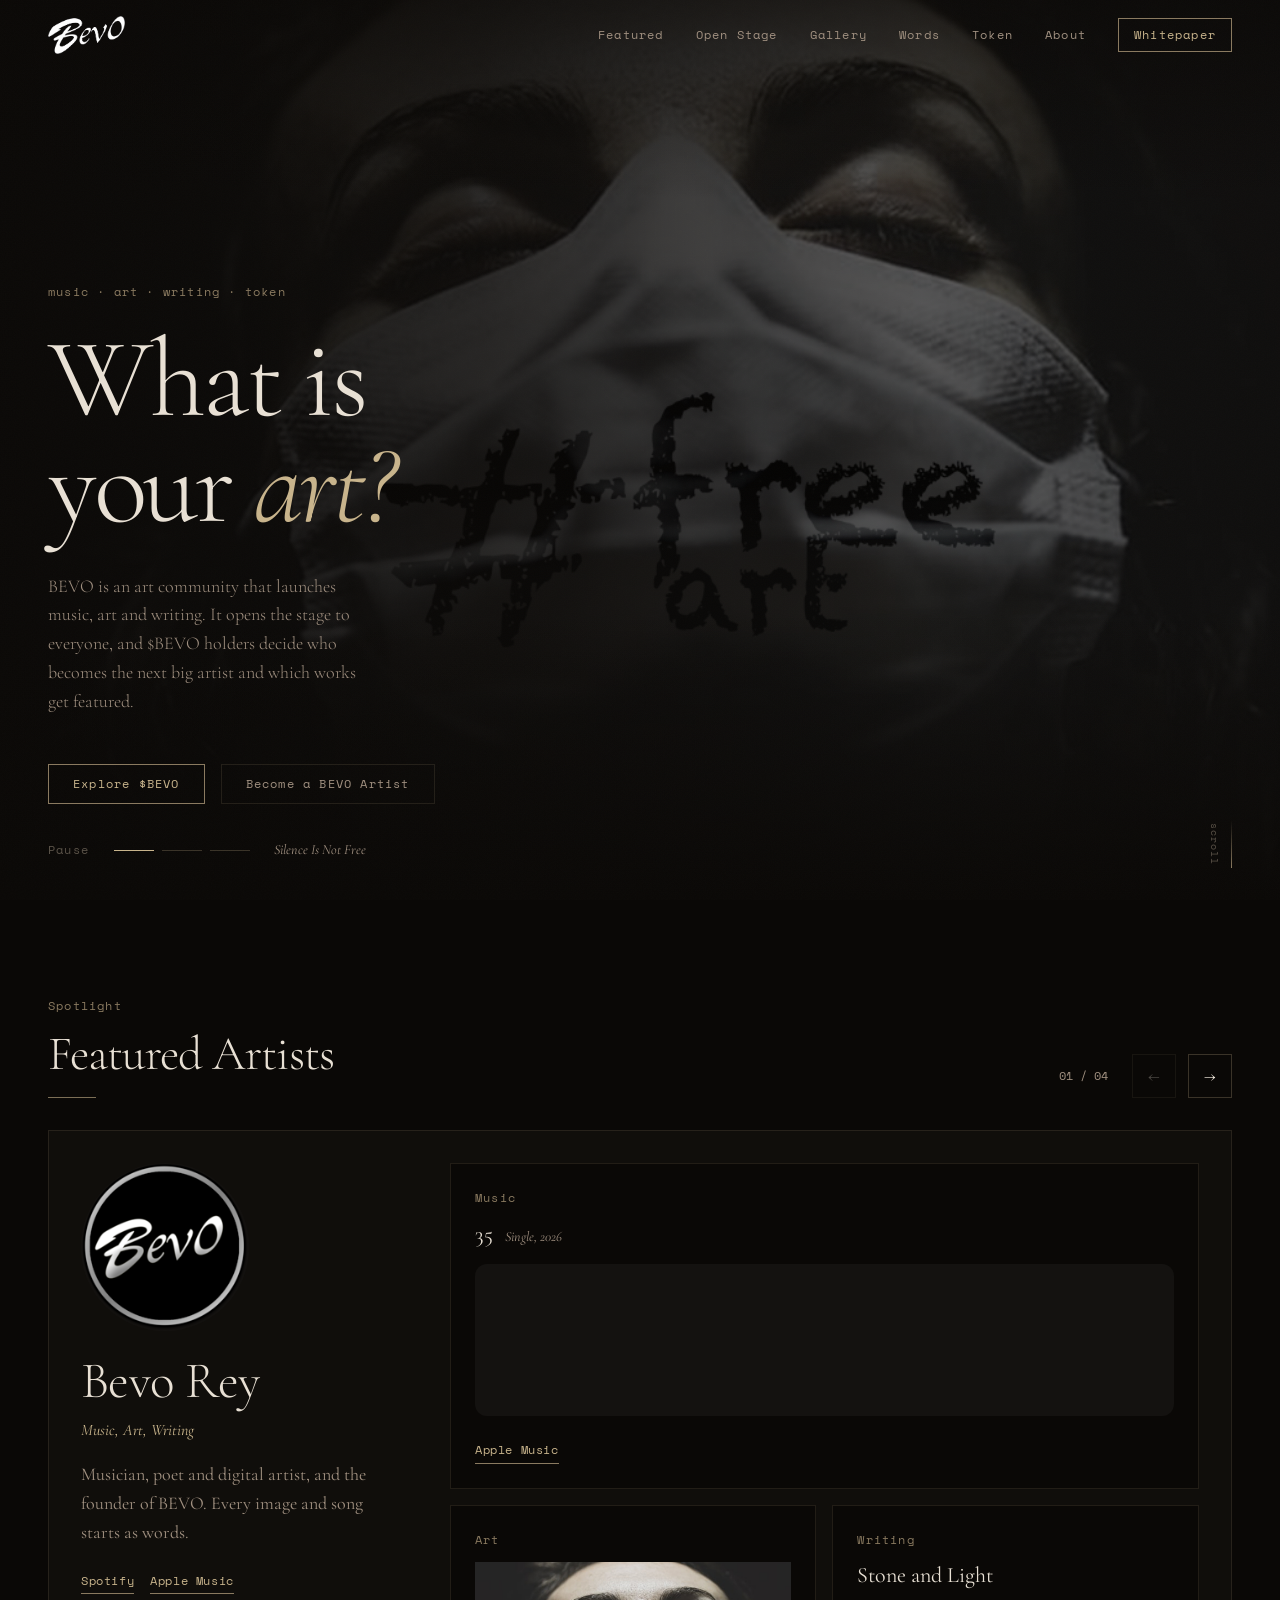
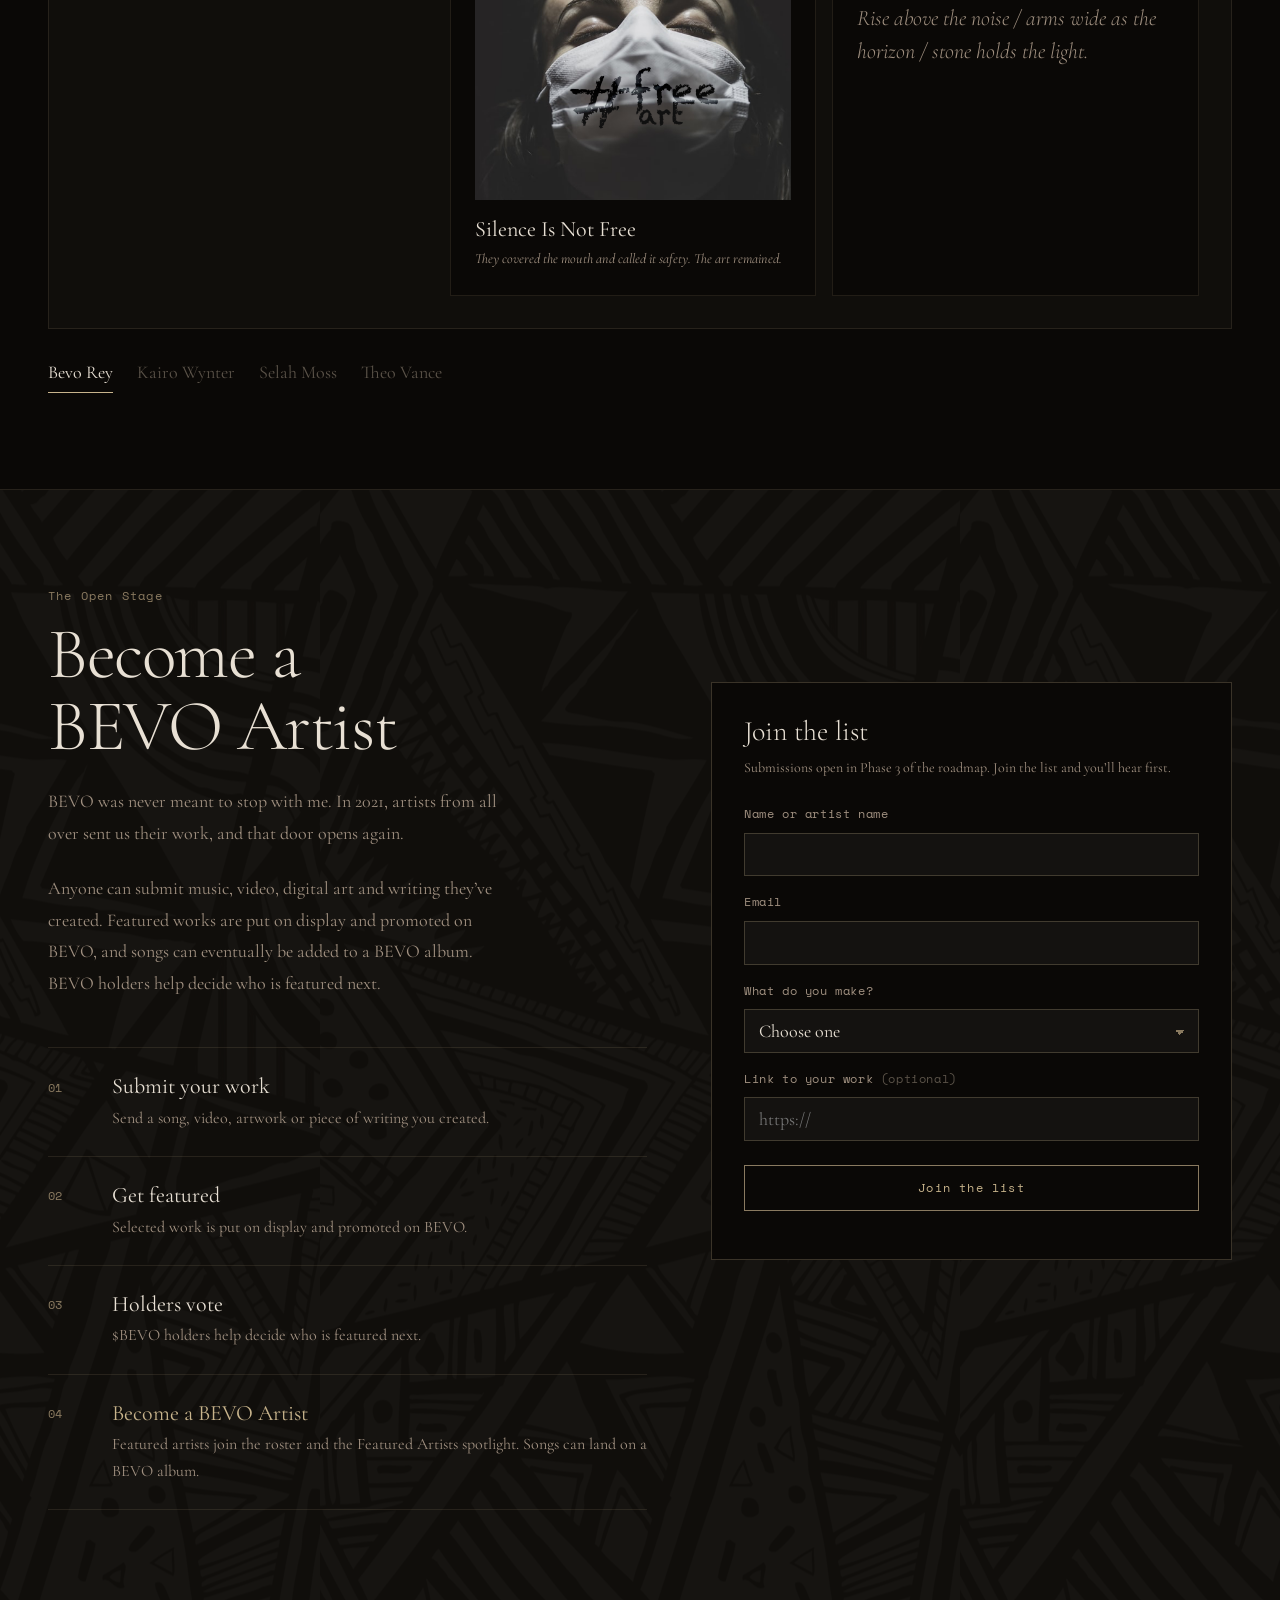
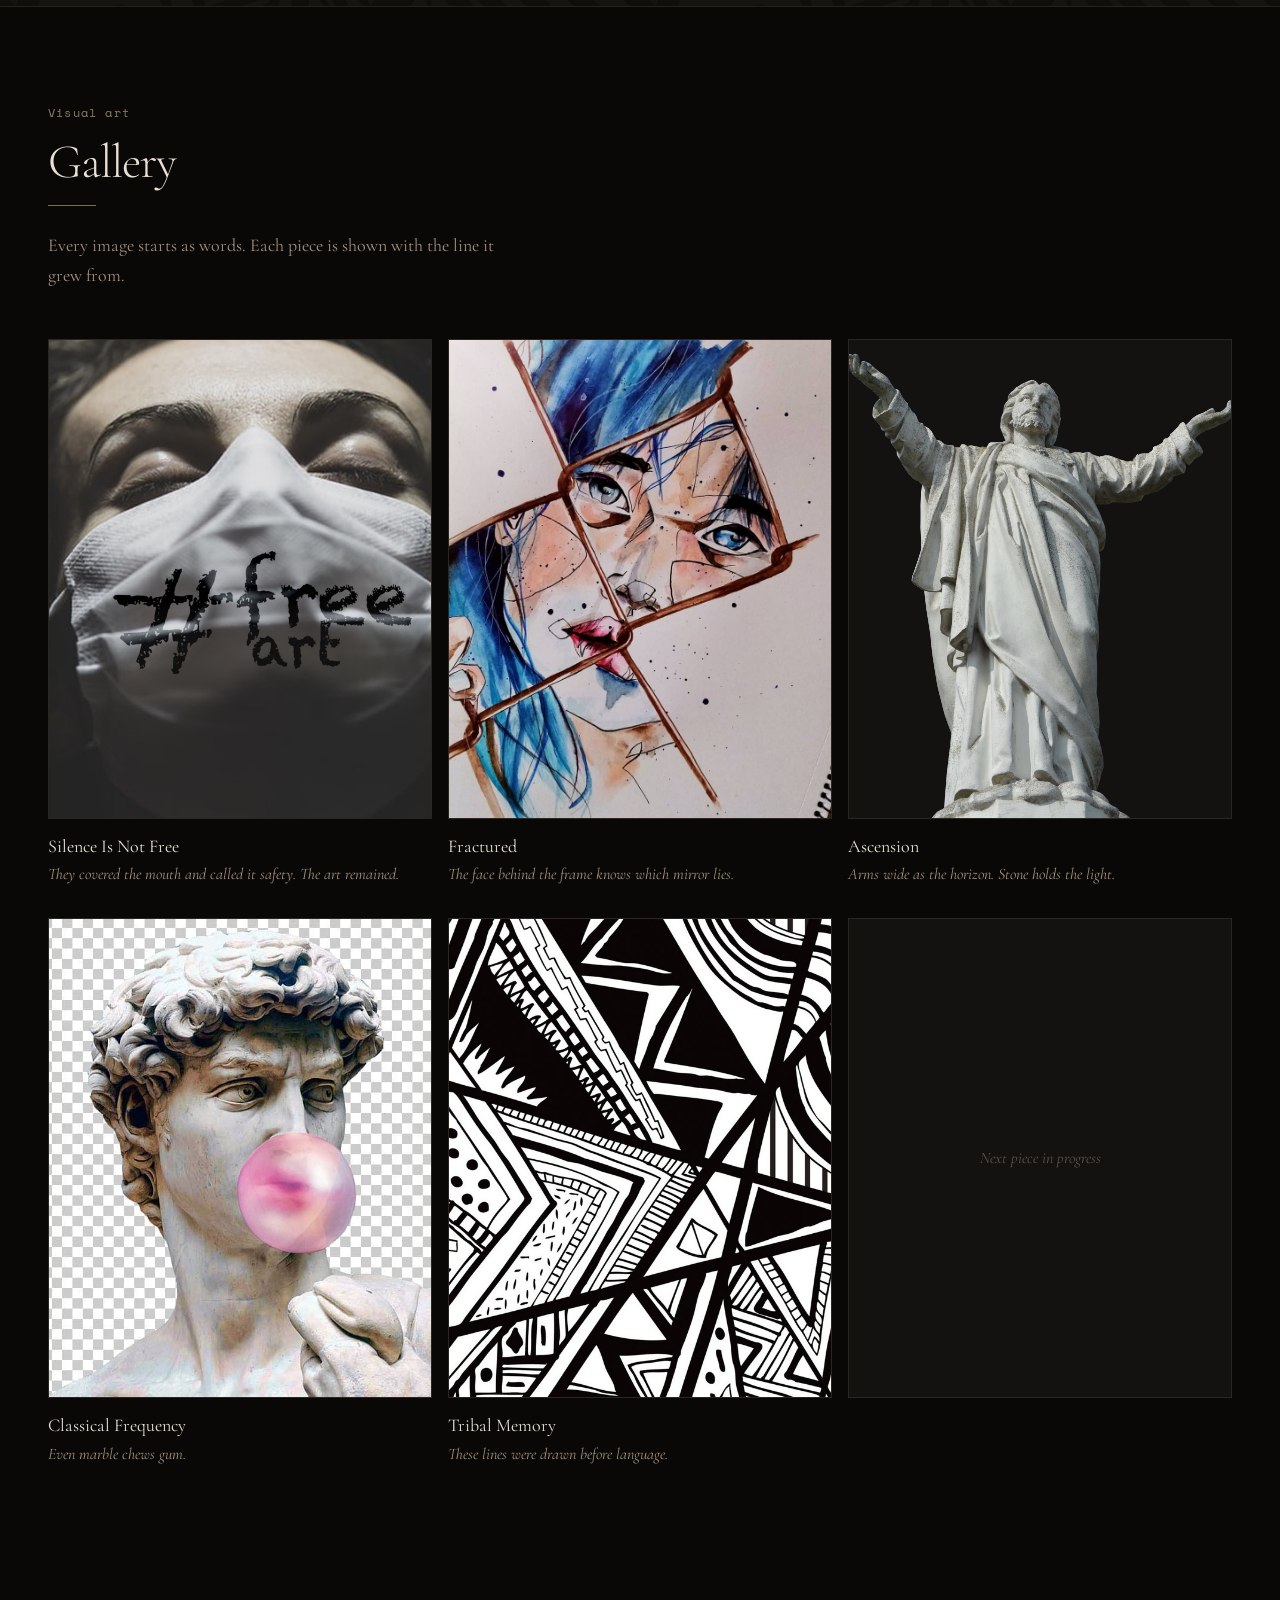
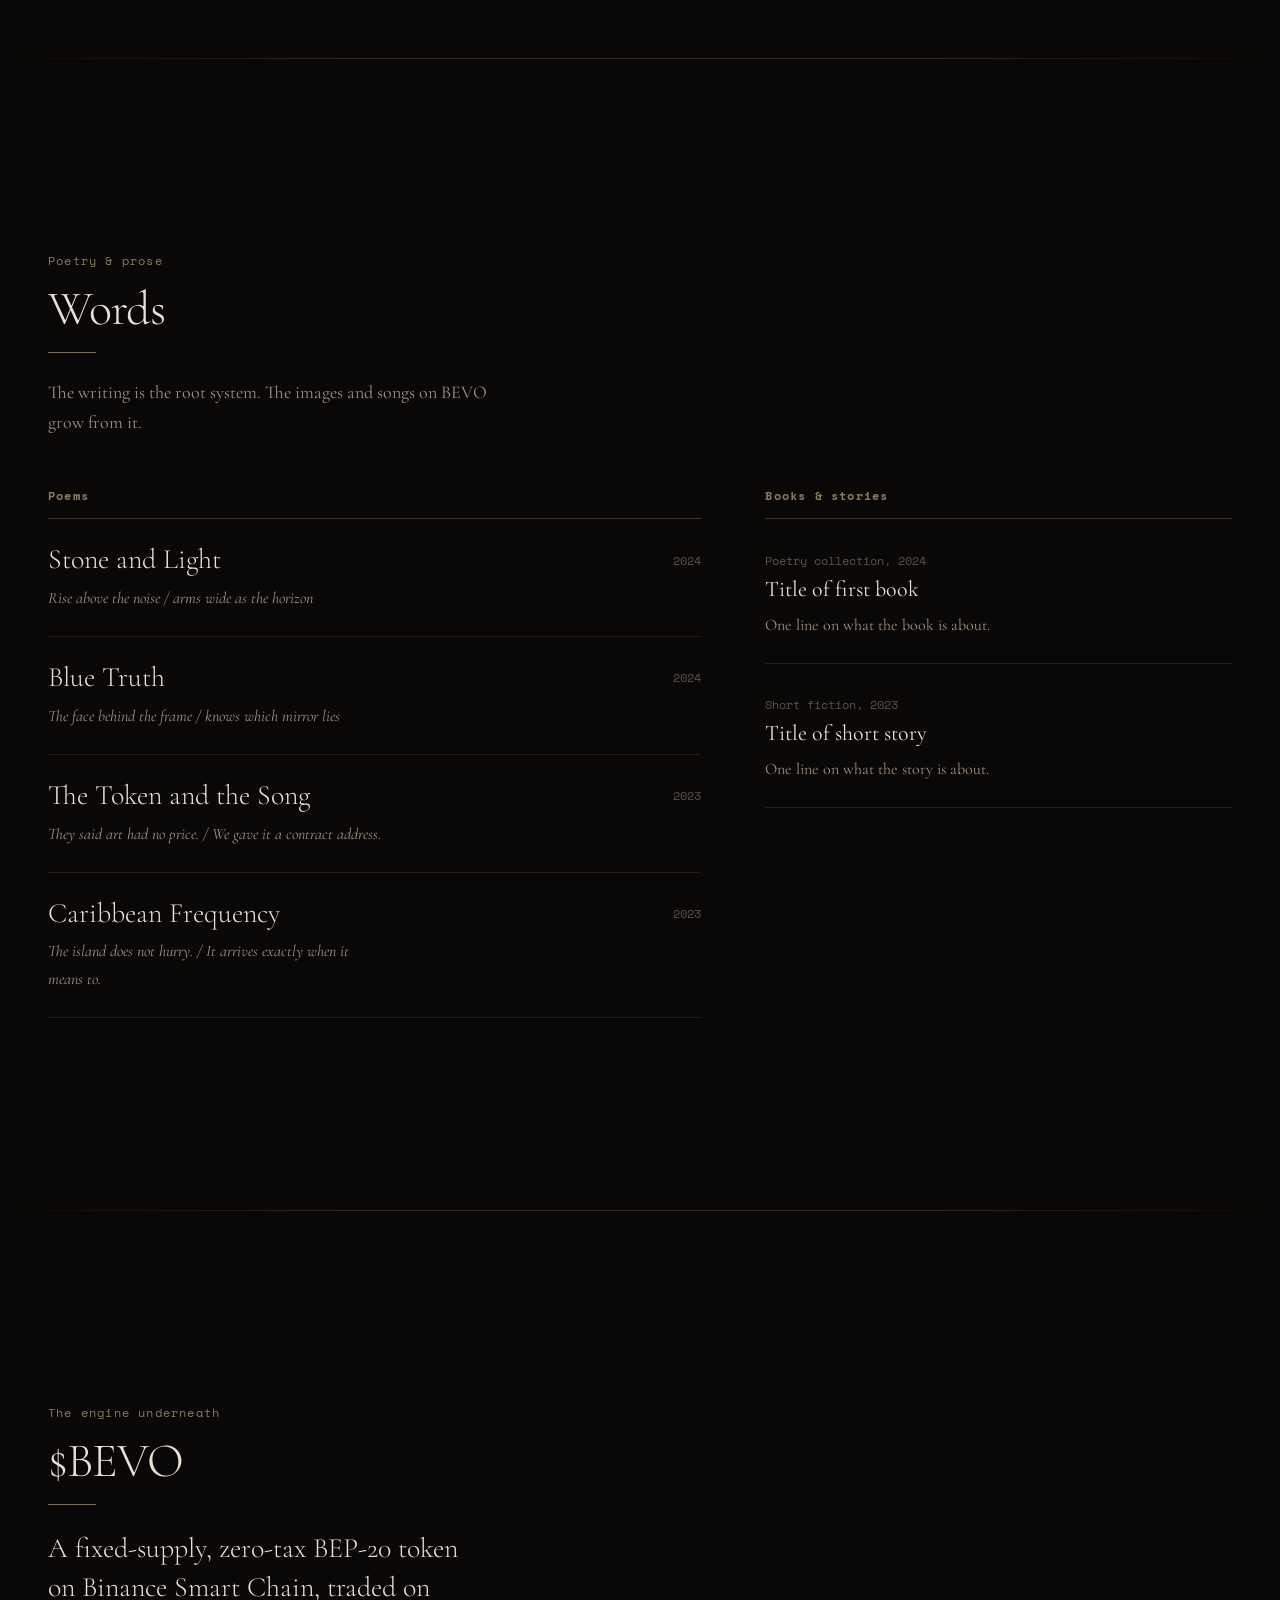
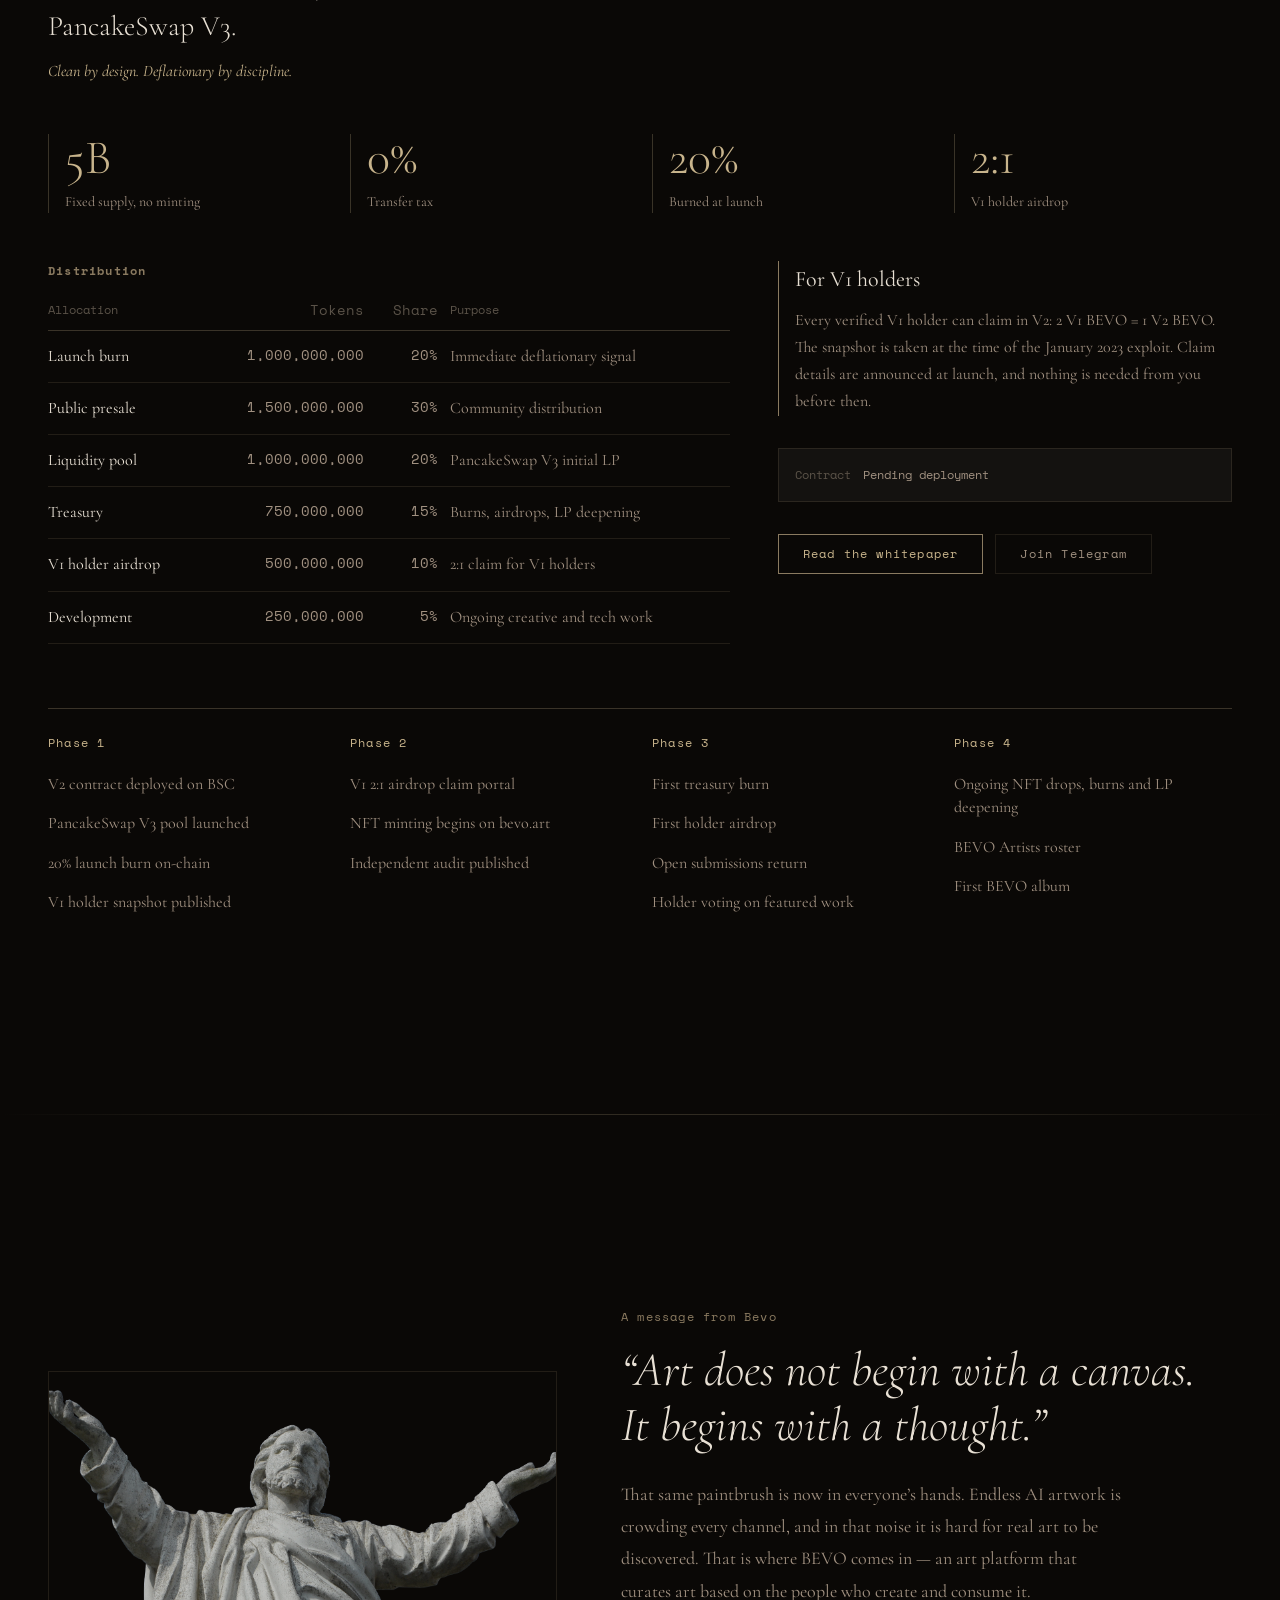
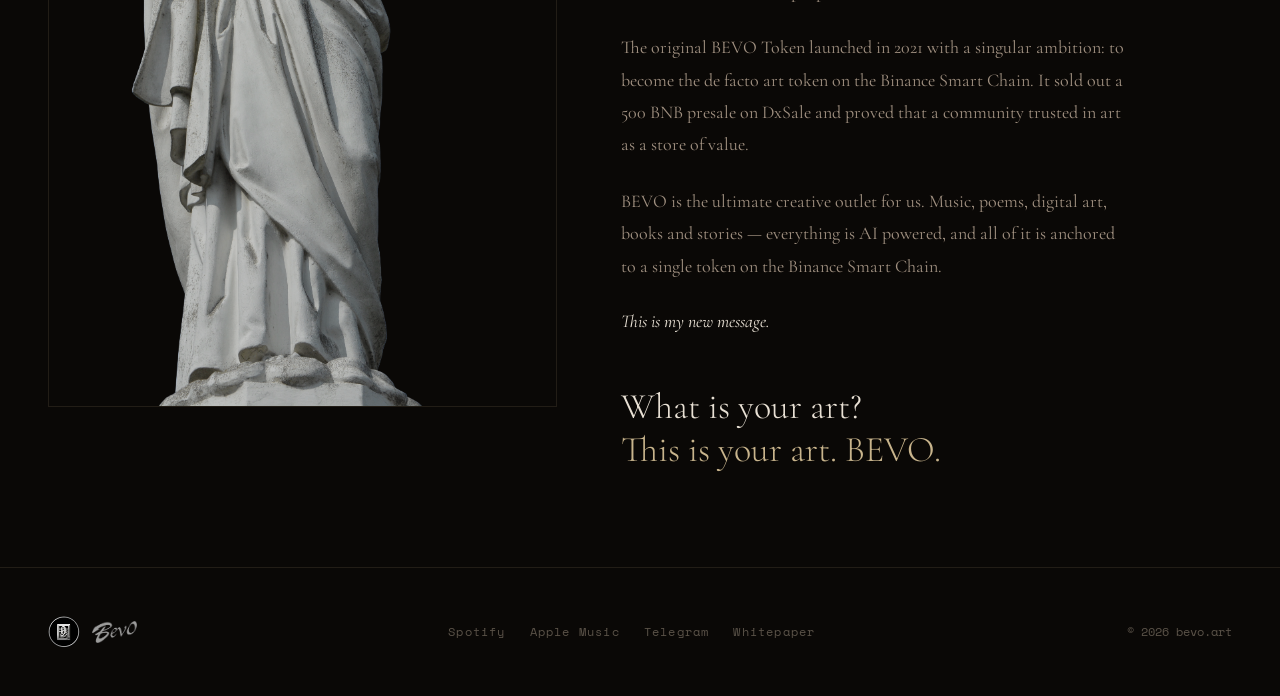
<file: index.html>
<!DOCTYPE html>
<html lang="en">
<head>
  <meta charset="UTF-8">
  <meta name="viewport" content="width=device-width, initial-scale=1.0">
  <title>BEVO — What is your art?</title>
  <meta name="description" content="BEVO is an art community that launches music, art and writing. It opens the stage to everyone, and $BEVO holders decide who becomes the next big artist and which works get featured.">
  <meta property="og:title" content="BEVO — What is your art?">
  <meta property="og:description" content="A launchpad for music, art and writing, anchored to $BEVO on Binance Smart Chain.">
  <meta property="og:image" content="images/bevo-logo-silver.png">
  <meta name="theme-color" content="#0a0806">

  <link rel="icon" type="image/png" href="images/bevo-logo-silver.png">

  <!-- Fonts -->
  <link rel="preconnect" href="https://fonts.googleapis.com">
  <link rel="preconnect" href="https://fonts.gstatic.com" crossorigin>
  <link href="https://fonts.googleapis.com/css2?family=Cormorant+Garamond:ital,wght@0,300;0,400;1,300;1,400&family=Space+Mono:wght@400;700&display=swap" rel="stylesheet">

  <!-- CSS -->
  <link rel="stylesheet" href="css/tokens.css">
  <link rel="stylesheet" href="css/base.css">
  <link rel="stylesheet" href="css/layout.css">
</head>

<body>

  <!-- ─── Navigation ──────────────────────────────────────────────────────── -->
  <header id="nav" class="nav">
    <div class="container nav-inner">

      <a href="/" class="nav-logo" aria-label="BEVO home">
        <img class="nav-logo-wordmark" src="images/bevo-wordmark.png" alt="BevO" height="38">
      </a>

      <nav id="nav-links" class="nav-links" aria-label="Main navigation">
        <a href="#featured"   class="nav-link">Featured</a>
        <a href="#open-stage" class="nav-link">Open Stage</a>
        <a href="#gallery"    class="nav-link">Gallery</a>
        <a href="#words"      class="nav-link">Words</a>
        <a href="#token"      class="nav-link">Token</a>
        <a href="#about"      class="nav-link">About</a>
        <a href="docs/BEVO_Whitepaper_v2.3.pdf" class="nav-cta" target="_blank" rel="noopener">Whitepaper</a>
      </nav>

      <button id="nav-toggle" class="nav-toggle" aria-label="Open menu" aria-expanded="false" aria-controls="nav-links">
        <span></span><span></span><span></span>
      </button>

    </div>
  </header>

  <main>

    <!-- ─── Hero ──────────────────────────────────────────────────────────── -->
    <section class="hero" id="hero">
      <div class="hero-carousel" id="hero-carousel" aria-hidden="true"></div>
      <div class="hero-shade"></div>
      <div class="hero-noise"></div>

      <div class="container hero-body">
        <p class="hero-eyebrow">music · art · writing · token</p>
        <h1 class="hero-headline">
          What is<br>
          your <em>art?</em>
        </h1>
        <p class="hero-sub">
          BEVO is an art community that launches music, art and writing. It opens the stage to everyone, and $BEVO holders decide who becomes the next big artist and which works get featured.
        </p>
        <div class="hero-actions">
          <a href="#token"      class="btn btn-gold">Explore $BEVO</a>
          <a href="#open-stage" class="btn btn-ghost">Become a BEVO Artist</a>
        </div>
      </div>

      <div class="container hero-controls" id="hero-controls"></div>

      <div class="hero-scroll" aria-hidden="true">
        <div class="hero-scroll-line"></div>
        scroll
      </div>
    </section>

    <!-- ─── Featured Artists ──────────────────────────────────────────────── -->
    <section id="featured" class="section featured" aria-roledescription="carousel" aria-label="Featured artists">
      <div class="container">
        <div class="spot-head">
          <div>
            <p class="section-label">Spotlight</p>
            <h2 class="section-title">Featured Artists</h2>
            <div class="section-rule"></div>
          </div>
          <div class="spot-controls" id="spot-controls">
            <span class="spot-count" id="spot-count" aria-live="polite"></span>
            <button type="button" class="spot-arrow" id="spot-prev" aria-label="Previous artist">&#8592;</button>
            <button type="button" class="spot-arrow" id="spot-next" aria-label="Next artist">&#8594;</button>
          </div>
        </div>
        <div class="spot-track" id="spot-track" tabindex="0"></div>
        <div class="spot-names" id="spot-names"></div>
      </div>
    </section>

    <!-- ─── Open Stage ────────────────────────────────────────────────────── -->
    <section id="open-stage" class="section stage">
      <div class="container stage-layout">

        <div class="stage-intro">
          <p class="section-label">The Open Stage</p>
          <h2 class="stage-title">Become a BEVO&nbsp;Artist</h2>
          <div id="stage-intro-text" class="stage-intro-text"></div>
          <ol id="stage-steps" class="stage-steps"></ol>
        </div>

        <!-- Netlify collects these submissions: Site > Forms in your Netlify dashboard -->
        <form
          class="stage-form"
          id="artist-form"
          name="bevo-artists"
          method="POST"
          data-netlify="true"
          netlify-honeypot="company"
        >
          <input type="hidden" name="form-name" value="bevo-artists">
          <p class="hidden-field"><label>Leave this empty <input name="company"></label></p>

          <h3>Join the list</h3>
          <p class="stage-status" id="stage-status"></p>

          <div class="field">
            <label for="f-name">Name or artist name</label>
            <input id="f-name" name="name" type="text" autocomplete="name" required>
          </div>
          <div class="field">
            <label for="f-email">Email</label>
            <input id="f-email" name="email" type="email" autocomplete="email" required>
          </div>
          <div class="field">
            <label for="f-type">What do you make?</label>
            <select id="f-type" name="type" required>
              <option value="" disabled selected>Choose one</option>
              <option>Music</option>
              <option>Video and moving art</option>
              <option>Digital art</option>
              <option>Writing</option>
              <option>More than one</option>
            </select>
          </div>
          <div class="field">
            <label for="f-link">Link to your work <span class="field-optional">(optional)</span></label>
            <input id="f-link" name="link" type="url" placeholder="https://">
          </div>

          <button type="submit" class="btn btn-gold">Join the list</button>
          <p class="form-message" id="form-message" role="status" aria-live="polite"></p>
        </form>

      </div>
    </section>

    <!-- ─── Gallery ───────────────────────────────────────────────────────── -->
    <section id="gallery" class="section">
      <div class="container">
        <div class="section-header">
          <p class="section-label">Visual art</p>
          <h2 class="section-title">Gallery</h2>
          <div class="section-rule"></div>
          <p class="section-intro">Every image starts as words. Each piece is shown with the line it grew from.</p>
        </div>
        <div id="gallery-grid" class="gallery-grid"></div>
      </div>
    </section>

    <hr class="gold-rule">

    <!-- ─── Words ─────────────────────────────────────────────────────────── -->
    <section id="words" class="section">
      <div class="container">
        <div class="section-header">
          <p class="section-label">Poetry &amp; prose</p>
          <h2 class="section-title">Words</h2>
          <div class="section-rule"></div>
          <p class="section-intro">The writing is the root system. The images and songs on BEVO grow from it.</p>
        </div>
        <div class="words-layout">
          <div>
            <h3 class="words-col-title">Poems</h3>
            <div id="poetry-list"></div>
          </div>
          <div>
            <h3 class="words-col-title">Books &amp; stories</h3>
            <div id="books-list"></div>
          </div>
        </div>
      </div>
    </section>

    <hr class="gold-rule">

    <!-- ─── Token ─────────────────────────────────────────────────────────── -->
    <section id="token" class="section">
      <div class="container" id="token-block"></div>
    </section>

    <hr class="gold-rule">

    <!-- ─── A message from Bevo ───────────────────────────────────────────── -->
    <section id="about" class="section">
      <div class="container message-layout">
        <div class="message-img">
          <img src="images/art-figure.png" alt="Ascension, a statue with arms open to the sky" loading="lazy">
        </div>
        <div class="message-body" id="message-body"></div>
      </div>
    </section>

  </main>

  <!-- ─── Footer ────────────────────────────────────────────────────────── -->
  <footer class="footer">
    <div class="container footer-inner">
      <div class="footer-logo">
        <img src="images/bevo-logo-silver.png" alt="BEVO" width="32" height="32">
        <img src="images/bevo-wordmark.png" alt="BevO" height="22" class="footer-wordmark">
      </div>
      <nav class="footer-links" id="footer-links" aria-label="Footer navigation"></nav>
      <p class="footer-copy" id="footer-year">© bevo.art</p>
    </div>
  </footer>

  <!-- ─── Scripts ───────────────────────────────────────────────────────── -->
  <script src="js/content.js"></script>
  <script src="js/nav.js"></script>
  <script src="js/carousel.js"></script>
  <script src="js/featured.js"></script>
  <script src="js/sections.js"></script>
  <script src="js/token.js"></script>
  <script src="js/form.js"></script>

</body>
</html>
</file>
<file: css/tokens.css>
/* ─── BEVO.ART Design Tokens ─────────────────────────────────────────────── */

:root {
  /* Color */
  --color-bg:           #0a0806;
  --color-bg-raised:    #100e0b;
  --color-bg-card:      #141210;
  --color-gold:         #c8b48c;
  --color-gold-dim:     #8a7a60;
  --color-gold-bright:  #e0cda8;
  --color-text:         #e8e0d4;
  --color-text-mid:     #a09080;
  --color-text-faint:   #5a5248;
  --color-border:       rgba(200,180,140,0.12);
  --color-border-mid:   rgba(200,180,140,0.25);

  /* Typography */
  --font-display:  'Cormorant Garamond', Georgia, serif;
  --font-mono:     'Space Mono', 'Courier New', monospace;
  --font-sans:     'Inter', system-ui, sans-serif;

  /* Type scale */
  --text-xs:   0.75rem;
  --text-sm:   0.875rem;
  --text-base: 1rem;
  --text-lg:   1.125rem;
  --text-xl:   1.375rem;
  --text-2xl:  1.75rem;
  --text-3xl:  2.25rem;
  --text-4xl:  3rem;
  --text-5xl:  4rem;
  --text-hero: clamp(3.5rem, 9vw, 7rem);

  /* Spacing */
  --space-1:  0.25rem;
  --space-2:  0.5rem;
  --space-3:  0.75rem;
  --space-4:  1rem;
  --space-6:  1.5rem;
  --space-8:  2rem;
  --space-12: 3rem;
  --space-16: 4rem;
  --space-24: 6rem;
  --space-32: 8rem;

  /* Layout */
  --max-width: 1280px;
  --gutter:    clamp(1rem, 4vw, 3rem);

  /* Tracking */
  --tracking-tight:  -0.02em;
  --tracking-normal: 0.02em;
  --tracking-wide:   0.1em;
  --tracking-logo:   0.3em;

  /* Transitions */
  --ease-out: cubic-bezier(0.22, 1, 0.36, 1);
  --dur-fast: 150ms;
  --dur-mid:  300ms;
  --dur-slow: 600ms;

  /* Borders */
  --radius-sm:   4px;
  --radius-md:   8px;
  --radius-full: 9999px;
}
</file>
<file: css/base.css>
/* ─── Base & Reset ────────────────────────────────────────────────────────── */

*, *::before, *::after {
  box-sizing: border-box;
  margin: 0;
  padding: 0;
}

html {
  scroll-behavior: smooth;
  -webkit-font-smoothing: antialiased;
}

body {
  background: var(--color-bg);
  color: var(--color-text);
  font-family: var(--font-display);
  font-size: var(--text-base);
  line-height: 1.7;
  overflow-x: hidden;
}

img, video {
  display: block;
  max-width: 100%;
}

a {
  color: inherit;
  text-decoration: none;
}

button {
  cursor: pointer;
  border: none;
  background: none;
  font: inherit;
  color: inherit;
}

ul, ol {
  list-style: none;
}

/* ─── Utility ─────────────────────────────────────────────────────────────── */

.container {
  width: 100%;
  max-width: var(--max-width);
  margin-inline: auto;
  padding-inline: var(--gutter);
}

.sr-only {
  position: absolute;
  width: 1px;
  height: 1px;
  padding: 0;
  margin: -1px;
  overflow: hidden;
  clip: rect(0,0,0,0);
  white-space: nowrap;
  border: 0;
}

.gold { color: var(--color-gold); }
.faint { color: var(--color-text-faint); }
.mono { font-family: var(--font-mono); }

/* ─── Section layout ─────────────────────────────────────────────────────── */

.section {
  padding-block: var(--space-24);
}

.section-header {
  margin-bottom: var(--space-12);
}

.section-label {
  font-family: var(--font-mono);
  font-size: var(--text-xs);
  letter-spacing: var(--tracking-wide);
  color: var(--color-gold-dim);
  margin-bottom: var(--space-3);
}

.section-title {
  font-family: var(--font-display);
  font-size: var(--text-4xl);
  font-weight: 300;
  line-height: 1.1;
  color: var(--color-text);
  letter-spacing: var(--tracking-tight);
}

.section-rule {
  width: 3rem;
  height: 1px;
  background: var(--color-gold);
  margin-top: var(--space-4);
  opacity: 0.6;
}

/* ─── Gold rule divider ───────────────────────────────────────────────────── */

.gold-rule {
  border: none;
  height: 1px;
  background: linear-gradient(90deg, transparent, var(--color-gold) 30%, var(--color-gold) 70%, transparent);
  opacity: 0.2;
  margin-block: var(--space-24);
}

/* ─── Buttons ─────────────────────────────────────────────────────────────── */

.btn {
  display: inline-flex;
  align-items: center;
  gap: var(--space-2);
  padding: 0.75em 2em;
  font-family: var(--font-mono);
  font-size: var(--text-xs);
  letter-spacing: var(--tracking-wide);
  border: 1px solid currentColor;
  transition: color var(--dur-fast) var(--ease-out),
              background var(--dur-fast) var(--ease-out),
              border-color var(--dur-fast) var(--ease-out);
}

.btn-gold {
  color: var(--color-gold);
  border-color: var(--color-gold-dim);
}
.btn-gold:hover {
  background: var(--color-gold);
  color: var(--color-bg);
  border-color: var(--color-gold);
}

.btn-ghost {
  color: var(--color-text-mid);
  border-color: var(--color-border);
}
.btn-ghost:hover {
  color: var(--color-text);
  border-color: var(--color-border-mid);
}

/* ─── Card base ───────────────────────────────────────────────────────────── */

.card {
  background: var(--color-bg-card);
  border: 1px solid var(--color-border);
  overflow: hidden;
  transition: border-color var(--dur-mid) var(--ease-out);
}
.card:hover {
  border-color: var(--color-border-mid);
}

/* ─── Scrollbar ───────────────────────────────────────────────────────────── */

::-webkit-scrollbar { width: 4px; }
::-webkit-scrollbar-track { background: var(--color-bg); }
::-webkit-scrollbar-thumb { background: var(--color-text-faint); border-radius: 2px; }

/* ─── Focus ───────────────────────────────────────────────────────────────── */

:focus-visible {
  outline: 1px solid var(--color-gold);
  outline-offset: 3px;
}

@media (prefers-reduced-motion: reduce) {
  *, *::before, *::after {
    animation-duration: 0.01ms !important;
    transition-duration: 0.01ms !important;
  }
}
</file>
<file: css/layout.css>
/* ─── Navigation ─────────────────────────────────────────────────────────── */

.nav {
  position: fixed;
  top: 0;
  left: 0;
  right: 0;
  z-index: 100;
  padding-block: var(--space-4);
  transition: background var(--dur-mid) var(--ease-out),
              backdrop-filter var(--dur-mid) var(--ease-out);
}

.nav.scrolled {
  background: rgba(10, 8, 6, 0.92);
  backdrop-filter: blur(12px);
  -webkit-backdrop-filter: blur(12px);
  border-bottom: 1px solid var(--color-border);
}

.nav-inner {
  display: flex;
  align-items: center;
  justify-content: space-between;
  gap: var(--space-8);
}

/* Logo: BevO script wordmark + domain */
.nav-logo {
  display: flex;
  align-items: baseline;
  gap: var(--space-3);
  flex-shrink: 0;
}

/* The black script wordmark — invert it to white on the dark nav */
.nav-logo-wordmark {
  height: 38px;
  width: auto;
  display: block;
  filter: invert(1);
  flex-shrink: 0;
}


/* Nav links */
.nav-links {
  display: flex;
  align-items: center;
  gap: var(--space-8);
}

.nav-link {
  font-family: var(--font-mono);
  font-size: var(--text-xs);
  letter-spacing: var(--tracking-wide);
  color: var(--color-text-mid);
  transition: color var(--dur-fast) var(--ease-out);
  position: relative;
}

.nav-link::after {
  content: '';
  position: absolute;
  bottom: -4px;
  left: 0;
  right: 0;
  height: 1px;
  background: var(--color-gold);
  transform: scaleX(0);
  transition: transform var(--dur-mid) var(--ease-out);
}

.nav-link:hover { color: var(--color-gold); }
.nav-link:hover::after { transform: scaleX(1); }

.nav-cta {
  font-family: var(--font-mono);
  font-size: var(--text-xs);
  letter-spacing: var(--tracking-wide);
  color: var(--color-gold);
  border: 1px solid var(--color-gold-dim);
  padding: 0.5em 1.25em;
  transition: background var(--dur-fast), color var(--dur-fast);
}
.nav-cta:hover {
  background: var(--color-gold);
  color: var(--color-bg);
}

/* Hamburger */
.nav-toggle {
  display: none;
  flex-direction: column;
  gap: 5px;
  padding: var(--space-2);
}
.nav-toggle span {
  display: block;
  width: 24px;
  height: 1px;
  background: var(--color-text-mid);
  transition: transform var(--dur-mid), opacity var(--dur-mid);
}

@media (max-width: 960px) {
  .nav-toggle { display: flex; }
  .nav-links {
    display: none;
    position: absolute;
    top: 100%;
    left: 0;
    right: 0;
    flex-direction: column;
    align-items: flex-start;
    gap: 0;
    background: rgba(10, 8, 6, 0.98);
    border-bottom: 1px solid var(--color-border);
    padding: var(--space-4) var(--gutter);
  }
  .nav-links.open { display: flex; }
  .nav-link {
    padding-block: var(--space-3);
    width: 100%;
    border-bottom: 1px solid var(--color-border);
  }
  .nav-cta { margin-top: var(--space-4); }
}

/* ─── Hero ───────────────────────────────────────────────────────────────── */

.hero {
  min-height: 100svh;
  display: flex;
  flex-direction: column;
  justify-content: flex-end;
  padding-bottom: var(--space-24);
  position: relative;
  overflow: hidden;
}

/* Carousel stage: sits behind everything */
.hero-carousel {
  position: absolute;
  inset: 0;
  z-index: 0;
  overflow: hidden;
  background: var(--color-bg);
}

.hero-slide {
  position: absolute;
  inset: 0;
  opacity: 0;
  transition: opacity 1.4s var(--ease-out);
}
.hero-slide.is-active { opacity: 1; }

.hero-slide-media {
  width: 100%;
  height: 100%;
  object-fit: cover;
  object-position: var(--pos, center);
  filter: brightness(var(--dim, 0.5)) saturate(0.85);
  transform: scale(1.02);
  /* hold the zoom until the slide has faded out, then reset */
  transition: transform 0s linear 1.6s;
}

/* Slow drift on still images only */
.hero-slide.is-active img.hero-slide-media {
  transform: scale(1.1);
  transition: transform 14s linear;
}

/* Shade keeps the headline readable over any image */
.hero-shade {
  position: absolute;
  inset: 0;
  z-index: 1;
  pointer-events: none;
  background:
    linear-gradient(180deg, rgba(10,8,6,0.7) 0%, transparent 22%),
    linear-gradient(0deg, var(--color-bg) 0%, transparent 32%),
    linear-gradient(90deg, rgba(10,8,6,0.92) 0%, rgba(10,8,6,0.7) 38%, rgba(10,8,6,0.25) 72%, rgba(10,8,6,0.4) 100%);
}

.hero-noise {
  position: absolute;
  inset: 0;
  z-index: 1;
  opacity: 0.018;
  background-image: url("data:image/svg+xml,%3Csvg viewBox='0 0 256 256' xmlns='http://www.w3.org/2000/svg'%3E%3Cfilter id='n'%3E%3CfeTurbulence type='fractalNoise' baseFrequency='0.9' numOctaves='4' stitchTiles='stitch'/%3E%3C/filter%3E%3Crect width='100%25' height='100%25' filter='url(%23n)'/%3E%3C/svg%3E");
  background-size: 256px;
  pointer-events: none;
}

.hero-body {
  position: relative;
  z-index: 2;
}

.hero-eyebrow {
  font-family: var(--font-mono);
  font-size: var(--text-xs);
  letter-spacing: var(--tracking-wide);
  color: var(--color-gold-dim);
  margin-bottom: var(--space-6);
}

.hero-headline {
  font-size: var(--text-hero);
  font-weight: 300;
  line-height: 0.95;
  letter-spacing: -0.03em;
  color: var(--color-text);
  margin-bottom: var(--space-8);
}

.hero-headline em {
  font-style: italic;
  color: var(--color-gold);
}

.hero-sub {
  max-width: 36ch;
  font-size: var(--text-lg);
  font-weight: 300;
  color: var(--color-text-mid);
  line-height: 1.6;
  margin-bottom: var(--space-12);
}

.hero-actions {
  display: flex;
  align-items: center;
  gap: var(--space-4);
  flex-wrap: wrap;
}

/* ─── Carousel controls ──────────────────────────────────────────────────── */

.hero-controls {
  position: absolute;
  left: 0;
  right: 0;
  bottom: var(--space-8);
  z-index: 2;
  display: flex;
  align-items: center;
  gap: var(--space-6);
  padding-right: calc(var(--gutter) + 2.5rem); /* clear the scroll cue */
}
.hero-controls:empty { display: none; }

.hero-pause {
  font-family: var(--font-mono);
  font-size: var(--text-xs);
  letter-spacing: var(--tracking-wide);
  color: var(--color-text-faint);
  min-width: 3.5em;
  padding-block: var(--space-2);
  text-align: left;
  transition: color var(--dur-fast);
}
.hero-pause:hover { color: var(--color-gold); }

.hero-dots {
  display: flex;
  gap: var(--space-2);
}

.hero-dot {
  position: relative;
  width: 2.5rem;
  height: 22px; /* tap target; the visible line is 1px */
}

.hero-dot::before,
.hero-dot-fill {
  content: '';
  position: absolute;
  left: 0;
  right: 0;
  top: 50%;
  height: 1px;
}
.hero-dot::before { background: var(--color-border-mid); }
.hero-dot:hover::before { background: var(--color-text-mid); }

.hero-dot-fill {
  background: var(--color-gold);
  transform: scaleX(0);
  transform-origin: left;
}

.hero-dot.is-active.is-timed .hero-dot-fill {
  animation: hero-fill var(--dur, 7000ms) linear forwards;
}
.hero-controls.is-paused .hero-dot-fill { animation-play-state: paused; }

@keyframes hero-fill {
  from { transform: scaleX(0); }
  to   { transform: scaleX(1); }
}

.hero-caption {
  flex: 1;
  min-width: 0;
  font-style: italic;
  font-size: var(--text-sm);
  color: var(--color-text-mid);
  white-space: nowrap;
  overflow: hidden;
  text-overflow: ellipsis;
}

/* ─── Scroll cue ─────────────────────────────────────────────────────────── */

.hero-scroll {
  position: absolute;
  z-index: 2;
  bottom: var(--space-8);
  right: var(--gutter);
  display: flex;
  flex-direction: column;
  align-items: center;
  gap: var(--space-2);
  color: var(--color-text-faint);
  font-family: var(--font-mono);
  font-size: 0.6rem;
  letter-spacing: var(--tracking-wide);
  writing-mode: vertical-rl;
}

.hero-scroll-line {
  width: 1px;
  height: 48px;
  background: linear-gradient(to bottom, transparent, var(--color-gold-dim));
}

/* Text runs full width on phones, so shade evenly instead of left-heavy */
@media (max-width: 768px) {
  .hero-shade {
    background:
      linear-gradient(180deg, rgba(10,8,6,0.75) 0%, transparent 25%),
      linear-gradient(0deg, var(--color-bg) 8%, rgba(10,8,6,0.6) 60%, rgba(10,8,6,0.45) 100%);
  }
}

/* ─── Section intro text ─────────────────────────────────────────────────── */

.section-intro {
  max-width: 52ch;
  font-size: var(--text-lg);
  color: var(--color-text-mid);
  line-height: 1.7;
  margin-top: var(--space-6);
}

/* ─── Featured Artists spotlight ─────────────────────────────────────────── */

.spot-head {
  display: flex;
  align-items: flex-end;
  justify-content: space-between;
  gap: var(--space-6);
  margin-bottom: var(--space-8);
}

.spot-controls {
  display: flex;
  align-items: center;
  gap: var(--space-3);
}

.spot-count {
  font-family: var(--font-mono);
  font-size: var(--text-xs);
  color: var(--color-text-mid);
  margin-right: var(--space-3);
}

.spot-arrow {
  width: 44px;
  height: 44px;
  border: 1px solid var(--color-border-mid);
  color: var(--color-text);
  font-size: var(--text-lg);
  transition: border-color var(--dur-fast), color var(--dur-fast);
}
.spot-arrow:hover:not(:disabled) { border-color: var(--color-gold); color: var(--color-gold); }
.spot-arrow:disabled { opacity: 0.3; cursor: default; }

/* The track: native horizontal scroll with snapping = swipe on touch */
.spot-track {
  position: relative;
  display: grid;
  grid-auto-flow: column;
  grid-auto-columns: 100%;
  gap: var(--space-6);
  overflow-x: auto;
  scroll-snap-type: x mandatory;
  overscroll-behavior-x: contain;
  scrollbar-width: none;
  align-items: start;
  transition: height var(--dur-mid) var(--ease-out);
}
.spot-track::-webkit-scrollbar { display: none; }

.spot-slide {
  scroll-snap-align: start;
  display: grid;
  grid-template-columns: minmax(240px, 0.9fr) 2.1fr;
  gap: var(--space-12);
  padding: var(--space-8);
  background: var(--color-bg-raised);
  border: 1px solid var(--color-border);
  min-width: 0;
}

/* Artist identity */
.spot-avatar {
  width: 168px;
  height: 168px;
  border-radius: 50%;
  object-fit: cover;
  background: var(--color-bg-card);
  margin-bottom: var(--space-6);
}

.spot-sample {
  display: inline-block;
  font-family: var(--font-mono);
  font-size: 0.65rem;
  letter-spacing: 0.08em;
  color: var(--color-text-mid);
  border: 1px solid var(--color-border-mid);
  padding: 0.2em 0.6em;
  margin-bottom: var(--space-3);
}

.spot-name {
  font-size: clamp(2.25rem, 4vw, 3.25rem);
  font-weight: 300;
  line-height: 1.05;
  letter-spacing: -0.01em;
  color: var(--color-text);
}

.spot-mediums {
  font-style: italic;
  color: var(--color-gold);
  margin-top: var(--space-2);
}

.spot-bio {
  font-size: var(--text-lg);
  color: var(--color-text-mid);
  line-height: 1.6;
  margin-top: var(--space-4);
  max-width: 34ch;
}

.spot-links,
.work-links {
  display: flex;
  flex-wrap: wrap;
  gap: var(--space-4);
  margin-top: var(--space-6);
}
.spot-links a,
.work-links a {
  font-family: var(--font-mono);
  font-size: var(--text-xs);
  letter-spacing: 0.05em;
  color: var(--color-gold);
  border-bottom: 1px solid var(--color-gold-dim);
  padding-bottom: 2px;
}
.spot-links a:hover,
.work-links a:hover { border-color: var(--color-gold); }

/* Works: all of an artist's pieces at a glance */
.spot-works {
  display: grid;
  gap: var(--space-4);
  align-content: start;
  min-width: 0;
}
.spot-works-2 { grid-template-columns: repeat(2, minmax(0, 1fr)); }
.spot-works-3 { grid-template-columns: repeat(2, minmax(0, 1fr)); }
.spot-works-3 > :first-child { grid-column: 1 / -1; }

.work-box {
  margin: 0;
  background: var(--color-bg);
  border: 1px solid var(--color-border);
  padding: var(--space-6);
  min-width: 0;
  display: flex;
  flex-direction: column;
}

.work-label {
  font-family: var(--font-mono);
  font-size: var(--text-xs);
  letter-spacing: var(--tracking-wide);
  color: var(--color-gold-dim);
  margin-bottom: var(--space-3);
}

.work-head {
  display: flex;
  align-items: baseline;
  gap: var(--space-3);
  margin-bottom: var(--space-4);
}

.work-title {
  font-size: var(--text-xl);
  font-weight: 400;
  color: var(--color-text);
  line-height: 1.25;
}

.work-meta {
  font-style: italic;
  font-size: var(--text-sm);
  color: var(--color-text-mid);
}

.work-player {
  display: block;
  width: 100%;
  border: 0;
  border-radius: 12px;
  background: var(--color-bg-card);
}

.work-track {
  display: flex;
  align-items: center;
  gap: var(--space-4);
}
.work-cover {
  width: 72px;
  height: 72px;
  object-fit: cover;
  flex-shrink: 0;
  background: var(--color-bg-card);
}

.work-image {
  aspect-ratio: 4 / 3;
  overflow: hidden;
  background: var(--color-bg-card);
  margin-bottom: var(--space-4);
}
.work-image img {
  width: 100%;
  height: 100%;
  object-fit: cover;
}

.work-caption {
  font-style: italic;
  font-size: var(--text-sm);
  color: var(--color-text-mid);
  margin-top: var(--space-1);
}

.work-excerpt {
  font-size: var(--text-xl);
  font-style: italic;
  font-weight: 300;
  line-height: 1.5;
  color: var(--color-text-mid);
  margin-top: var(--space-3);
}

/* Artist names under the track: jump straight to anyone */
.spot-names {
  display: flex;
  flex-wrap: wrap;
  gap: var(--space-2) var(--space-6);
  margin-top: var(--space-6);
}
.spot-name-btn {
  font-size: var(--text-lg);
  color: var(--color-text-faint);
  padding-block: var(--space-1);
  border-bottom: 1px solid transparent;
  transition: color var(--dur-fast), border-color var(--dur-fast);
}
.spot-name-btn:hover { color: var(--color-text-mid); }
.spot-name-btn.is-active {
  color: var(--color-text);
  border-color: var(--color-gold);
}

@media (max-width: 900px) {
  .spot-slide {
    grid-template-columns: 1fr;
    gap: var(--space-8);
    padding: var(--space-6);
  }
  .spot-avatar { width: 112px; height: 112px; margin-bottom: var(--space-4); }
}

@media (max-width: 600px) {
  .spot-head { flex-direction: column; align-items: flex-start; }
  .spot-works-2,
  .spot-works-3 { grid-template-columns: 1fr; }
  .spot-slide { padding: var(--space-4); }
  .work-box { padding: var(--space-4); }
}

/* ─── Open Stage ─────────────────────────────────────────────────────────── */

.stage {
  position: relative;
  overflow: hidden;
  background: var(--color-bg-raised);
  border-block: 1px solid var(--color-border);
}

/* The tribal pattern, barely there, as the stage floor */
.stage::before {
  content: '';
  position: absolute;
  inset: 0;
  background: url('../images/tribal-pattern.jpg') center / 640px repeat;
  opacity: 0.025;
  pointer-events: none;
}

.stage .container { position: relative; }

.stage-title {
  font-size: clamp(2.75rem, 6vw, 4.5rem);
  font-weight: 300;
  line-height: 1;
  letter-spacing: -0.02em;
  color: var(--color-text);
}

.stage-layout {
  display: grid;
  grid-template-columns: 1.15fr 1fr;
  gap: var(--space-16);
  align-items: start;
}

.stage-intro-text p {
  font-size: var(--text-lg);
  color: var(--color-text-mid);
  line-height: 1.75;
  margin-top: var(--space-6);
  max-width: 50ch;
}

.stage-steps {
  counter-reset: step;
  margin-top: var(--space-12);
  border-top: 1px solid var(--color-border);
}

.stage-step {
  counter-increment: step;
  display: grid;
  grid-template-columns: 3rem 1fr;
  gap: var(--space-4);
  padding-block: var(--space-6);
  border-bottom: 1px solid var(--color-border);
}

.stage-step::before {
  content: counter(step, decimal-leading-zero);
  font-family: var(--font-mono);
  font-size: var(--text-xs);
  color: var(--color-gold-dim);
  padding-top: 0.45em;
}

.stage-step h3 {
  font-size: var(--text-xl);
  font-weight: 400;
  color: var(--color-text);
  line-height: 1.3;
}

.stage-step p {
  font-size: var(--text-base);
  color: var(--color-text-mid);
  margin-top: var(--space-1);
}

.stage-step:last-child h3 { color: var(--color-gold); }

/* Sign-up card */
.stage-form {
  background: var(--color-bg);
  border: 1px solid var(--color-border-mid);
  padding: var(--space-8);
  position: sticky;
  top: 6rem;
}

.stage-form h3 {
  font-size: var(--text-2xl);
  font-weight: 300;
  color: var(--color-text);
  line-height: 1.2;
}

.stage-status {
  font-size: var(--text-sm);
  color: var(--color-text-mid);
  margin-top: var(--space-2);
  margin-bottom: var(--space-6);
}

.field { margin-bottom: var(--space-4); }

.field label {
  display: block;
  font-family: var(--font-mono);
  font-size: var(--text-xs);
  letter-spacing: 0.05em;
  color: var(--color-text-mid);
  margin-bottom: var(--space-2);
}

.field input,
.field select {
  width: 100%;
  background: var(--color-bg-card);
  border: 1px solid var(--color-border-mid);
  color: var(--color-text);
  font-family: var(--font-display);
  font-size: var(--text-lg);
  padding: 0.55em 0.75em;
  border-radius: 0;
  appearance: none;
  -webkit-appearance: none;
}

.field select {
  background-image: linear-gradient(45deg, transparent 50%, var(--color-gold-dim) 50%),
                    linear-gradient(135deg, var(--color-gold-dim) 50%, transparent 50%);
  background-position: calc(100% - 18px) 55%, calc(100% - 13px) 55%;
  background-size: 5px 5px;
  background-repeat: no-repeat;
}

.field input:focus,
.field select:focus {
  outline: none;
  border-color: var(--color-gold);
}

.field-optional { color: var(--color-text-faint); }

.stage-form .btn {
  width: 100%;
  justify-content: center;
  margin-top: var(--space-2);
  padding-block: 1em;
}

.form-message {
  font-size: var(--text-base);
  color: var(--color-text-mid);
  margin-top: var(--space-4);
}
.form-message.is-success { color: var(--color-gold); }

.hidden-field { display: none; }

@media (max-width: 900px) {
  .stage-layout { grid-template-columns: 1fr; gap: var(--space-12); }
  .stage-form { position: static; }
}

/* ─── Gallery ────────────────────────────────────────────────────────────── */

.gallery-grid {
  display: grid;
  grid-template-columns: repeat(3, 1fr);
  gap: var(--space-8) var(--space-4);
}

.gallery-item { margin: 0; }

.gallery-frame {
  aspect-ratio: 4 / 5;
  overflow: hidden;
  background: var(--color-bg-card);
  border: 1px solid var(--color-border);
}

.gallery-frame img {
  width: 100%;
  height: 100%;
  object-fit: cover;
  transition: transform var(--dur-slow) var(--ease-out);
}
.gallery-item:hover .gallery-frame img { transform: scale(1.03); }

.gallery-frame.is-empty {
  display: flex;
  align-items: center;
  justify-content: center;
  color: var(--color-text-faint);
  font-style: italic;
}

.gallery-caption { padding-top: var(--space-4); }

.gallery-title {
  font-size: var(--text-lg);
  color: var(--color-text);
  line-height: 1.3;
}

.gallery-poem {
  font-style: italic;
  font-size: var(--text-base);
  color: var(--color-text-mid);
  line-height: 1.5;
  margin-top: var(--space-1);
}

@media (max-width: 900px) { .gallery-grid { grid-template-columns: repeat(2, 1fr); } }
@media (max-width: 520px) { .gallery-grid { grid-template-columns: 1fr; } }

/* ─── Words ──────────────────────────────────────────────────────────────── */

.words-layout {
  display: grid;
  grid-template-columns: 1.4fr 1fr;
  gap: var(--space-16);
}

.words-col-title {
  font-family: var(--font-mono);
  font-size: var(--text-xs);
  letter-spacing: var(--tracking-wide);
  color: var(--color-gold-dim);
  padding-bottom: var(--space-3);
  border-bottom: 1px solid var(--color-border-mid);
}

.poem-item {
  display: grid;
  grid-template-columns: 1fr auto;
  gap: var(--space-6);
  padding-block: var(--space-6);
  border-bottom: 1px solid var(--color-border);
}

.poem-title {
  font-size: var(--text-2xl);
  font-weight: 300;
  color: var(--color-text);
  line-height: 1.2;
}

.poem-excerpt {
  font-style: italic;
  color: var(--color-text-mid);
  margin-top: var(--space-2);
  max-width: 48ch;
}

.poem-meta,
.book-meta {
  font-family: var(--font-mono);
  font-size: var(--text-xs);
  color: var(--color-text-faint);
  white-space: nowrap;
  padding-top: 0.6em;
}

.book-item {
  padding-block: var(--space-6);
  border-bottom: 1px solid var(--color-border);
}

.book-title {
  font-size: var(--text-xl);
  font-weight: 400;
  color: var(--color-text);
  line-height: 1.3;
  margin-top: var(--space-1);
}

.book-desc {
  color: var(--color-text-mid);
  margin-top: var(--space-2);
}

.book-link {
  display: inline-block;
  margin-top: var(--space-3);
  font-family: var(--font-mono);
  font-size: var(--text-xs);
  letter-spacing: var(--tracking-wide);
  color: var(--color-gold);
}

@media (max-width: 900px) { .words-layout { grid-template-columns: 1fr; gap: var(--space-12); } }

/* ─── Token ──────────────────────────────────────────────────────────────── */

.token-lead {
  font-size: var(--text-2xl);
  font-weight: 300;
  line-height: 1.4;
  color: var(--color-text);
  max-width: 34ch;
  margin-top: var(--space-6);
}

.token-motto {
  font-style: italic;
  color: var(--color-gold);
  margin-top: var(--space-3);
}

.token-stats {
  display: grid;
  grid-template-columns: repeat(4, 1fr);
  gap: var(--space-6);
  margin-block: var(--space-12);
}

.token-stat {
  border-left: 1px solid var(--color-border-mid);
  padding-left: var(--space-4);
}

.token-stat-value {
  font-size: var(--text-4xl);
  font-weight: 300;
  color: var(--color-gold);
  line-height: 1;
}

.token-stat-label {
  font-size: var(--text-sm);
  color: var(--color-text-mid);
  margin-top: var(--space-2);
}

.token-grid {
  display: grid;
  grid-template-columns: 1.5fr 1fr;
  gap: var(--space-12);
  align-items: start;
}

.token-subhead {
  font-family: var(--font-mono);
  font-size: var(--text-xs);
  letter-spacing: var(--tracking-wide);
  color: var(--color-gold-dim);
  margin-bottom: var(--space-4);
}

.dist-table {
  width: 100%;
  border-collapse: collapse;
  font-size: var(--text-base);
}

.dist-table th {
  text-align: left;
  font-family: var(--font-mono);
  font-size: var(--text-xs);
  font-weight: 400;
  color: var(--color-text-faint);
  padding: 0 var(--space-3) var(--space-2) 0;
  border-bottom: 1px solid var(--color-border-mid);
}

.dist-table td {
  padding: var(--space-3) var(--space-3) var(--space-3) 0;
  border-bottom: 1px solid var(--color-border);
  color: var(--color-text-mid);
  vertical-align: top;
}

.dist-table td:first-child { color: var(--color-text); }
.dist-table .num {
  font-family: var(--font-mono);
  font-size: var(--text-sm);
  text-align: right;
  white-space: nowrap;
}
.dist-table th.num { text-align: right; }

.token-side {
  display: flex;
  flex-direction: column;
  gap: var(--space-8);
}

.token-note {
  border-left: 1px solid var(--color-gold-dim);
  padding-left: var(--space-4);
  color: var(--color-text-mid);
}
.token-note h3 {
  font-size: var(--text-xl);
  font-weight: 400;
  color: var(--color-text);
  margin-bottom: var(--space-2);
}

.token-contract {
  font-family: var(--font-mono);
  font-size: var(--text-xs);
  color: var(--color-text-mid);
  word-break: break-all;
  padding: var(--space-4);
  background: var(--color-bg-card);
  border: 1px solid var(--color-border);
  display: flex;
  gap: var(--space-3);
  align-items: center;
}
.token-contract span:first-child { color: var(--color-text-faint); }
.token-copy {
  margin-left: auto;
  font-family: var(--font-mono);
  font-size: var(--text-xs);
  color: var(--color-gold);
}

.token-actions {
  display: flex;
  flex-wrap: wrap;
  gap: var(--space-3);
}

/* Roadmap: a real sequence of phases */
.roadmap {
  display: grid;
  grid-template-columns: repeat(4, 1fr);
  gap: var(--space-6);
  margin-top: var(--space-16);
  border-top: 1px solid var(--color-border-mid);
  padding-top: var(--space-6);
}

.roadmap-phase h3 {
  font-family: var(--font-mono);
  font-size: var(--text-xs);
  font-weight: 400;
  letter-spacing: var(--tracking-wide);
  color: var(--color-gold);
  margin-bottom: var(--space-3);
}

.roadmap-phase li {
  font-size: var(--text-base);
  color: var(--color-text-mid);
  line-height: 1.45;
  padding-block: var(--space-2);
}

@media (max-width: 900px) {
  .token-stats { grid-template-columns: repeat(2, 1fr); }
  .token-grid  { grid-template-columns: 1fr; }
  .roadmap     { grid-template-columns: repeat(2, 1fr); }
}
@media (max-width: 520px) {
  .roadmap { grid-template-columns: 1fr; }
  .dist-table .purpose { display: none; }
}

/* ─── A message from Bevo ────────────────────────────────────────────────── */

.message-layout {
  display: grid;
  grid-template-columns: 1fr 1.2fr;
  gap: var(--space-16);
  align-items: center;
}

.message-img {
  aspect-ratio: 4 / 5;
  overflow: hidden;
  border: 1px solid var(--color-border);
}

.message-img img {
  width: 100%;
  height: 100%;
  object-fit: cover;
  filter: grayscale(30%) brightness(0.85);
}

.message-quote {
  font-size: clamp(2rem, 4vw, 3rem);
  font-weight: 300;
  font-style: italic;
  line-height: 1.15;
  color: var(--color-text);
  margin-top: var(--space-4);
}

.message-para {
  font-size: var(--text-lg);
  color: var(--color-text-mid);
  line-height: 1.8;
  margin-top: var(--space-6);
  max-width: 56ch;
}

.message-signoff {
  font-size: var(--text-lg);
  font-style: italic;
  color: var(--color-text);
  margin-top: var(--space-6);
}

.message-close {
  margin-top: var(--space-12);
  font-size: var(--text-3xl);
  font-weight: 300;
  line-height: 1.2;
  color: var(--color-text);
}
.message-close span { color: var(--color-gold); }

@media (max-width: 900px) {
  .message-layout { grid-template-columns: 1fr; gap: var(--space-8); }
  .message-img { aspect-ratio: 16 / 10; }
}

/* ─── Footer ─────────────────────────────────────────────────────────────── */

.footer {
  padding-block: var(--space-12);
  border-top: 1px solid var(--color-border);
}

.footer-inner {
  display: flex;
  align-items: center;
  justify-content: space-between;
  gap: var(--space-6);
  flex-wrap: wrap;
}

.footer-logo {
  display: flex;
  align-items: center;
  gap: var(--space-3);
}

.footer-logo img:first-child {
  width: 32px;
  height: 32px;
  border-radius: 50%;
  object-fit: cover;
}

.footer-wordmark {
  height: 22px;
  width: auto;
  filter: invert(1) opacity(0.6);
}

.footer-links {
  display: flex;
  flex-wrap: wrap;
  gap: var(--space-6);
}

.footer-link {
  font-family: var(--font-mono);
  font-size: var(--text-xs);
  letter-spacing: var(--tracking-wide);
  color: var(--color-text-faint);
  transition: color var(--dur-fast);
}
.footer-link:hover { color: var(--color-gold); }

.footer-copy {
  font-family: var(--font-mono);
  font-size: var(--text-xs);
  color: var(--color-text-faint);
}
</file>
